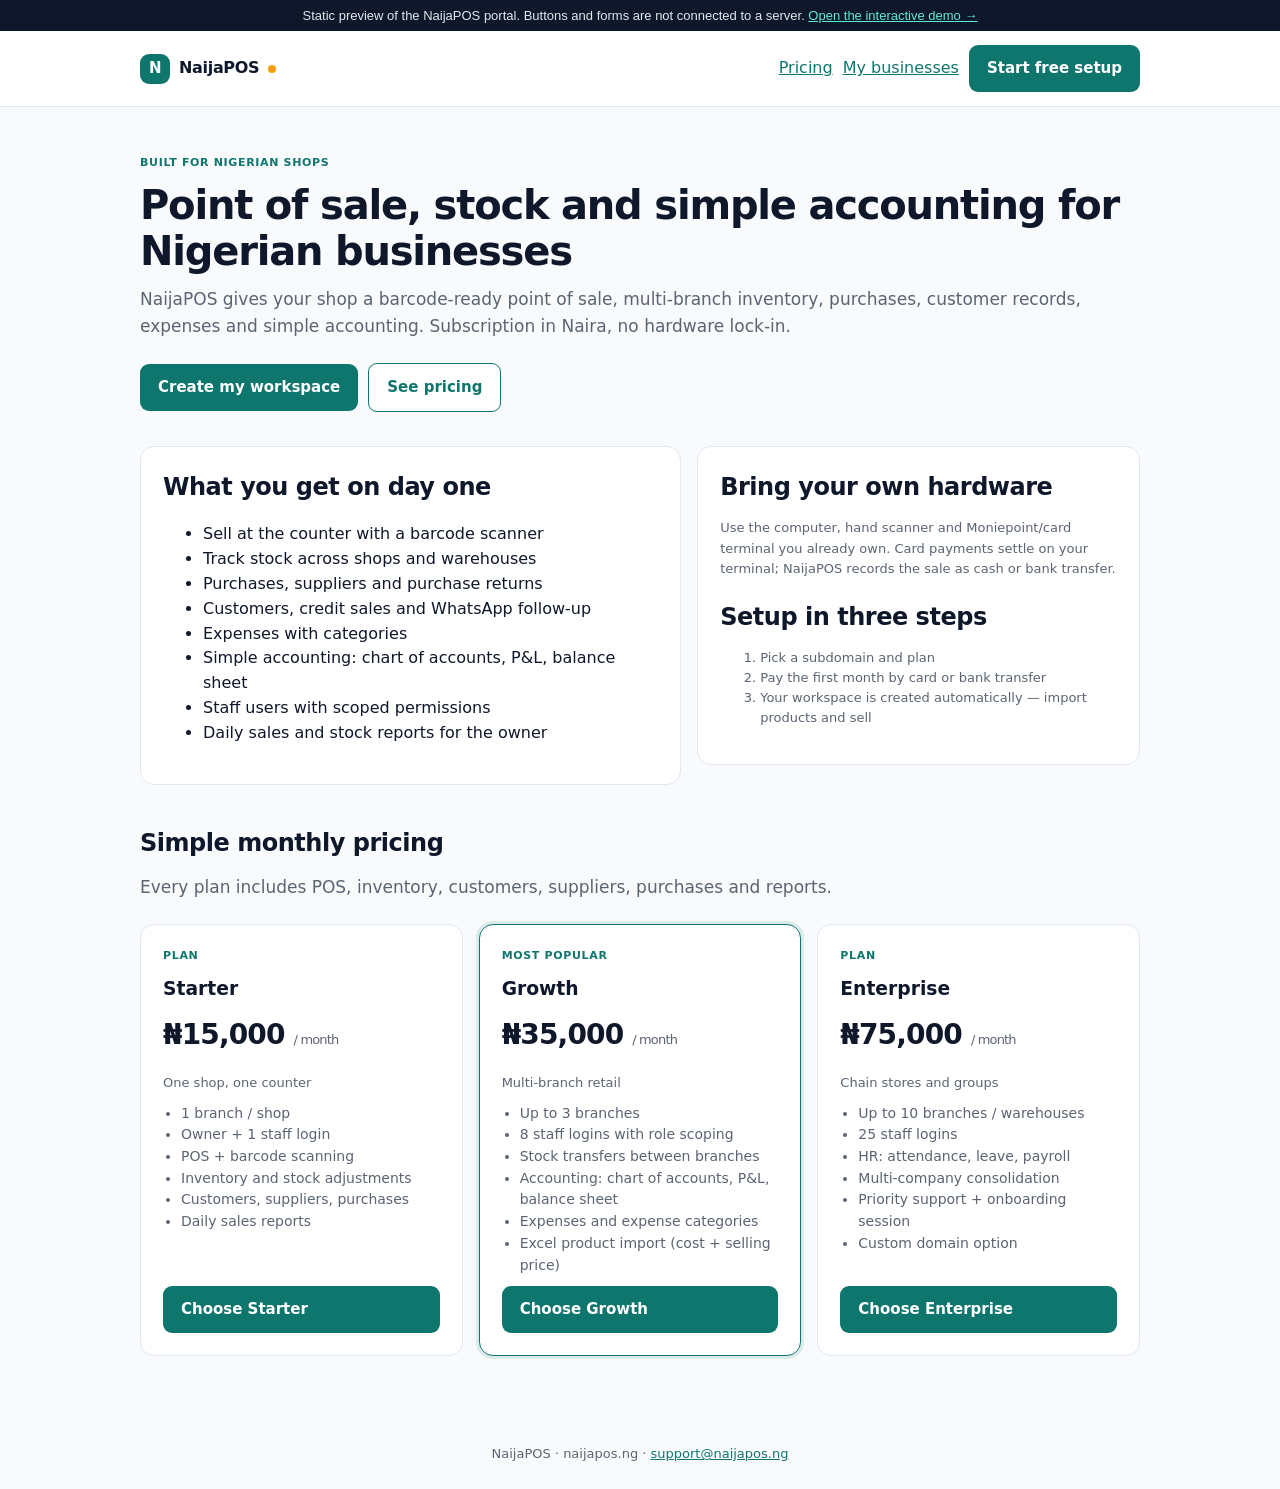
<file: index.html>
<!doctype html>
<html lang="en">
<head>
<meta charset="utf-8" />
<meta name="viewport" content="width=device-width, initial-scale=1" />
<title>POS, stock and accounting for Nigerian businesses · NaijaPOS</title>
<style>
  :root{--p:#0F766E;--a:#F59E0B;--ink:#0f172a;--muted:#5b6472;--line:#e2e8f0;--bg:#f8fafc}
  *{box-sizing:border-box}
  body{margin:0;font-family:Inter,Segoe UI,system-ui,-apple-system,sans-serif;color:var(--ink);background:var(--bg);line-height:1.55}
  a{color:var(--p)}
  header{background:#fff;border-bottom:1px solid var(--line)}
  .bar{max-width:1040px;margin:0 auto;padding:14px 20px;display:flex;align-items:center;justify-content:space-between;gap:16px}
  .logo{display:flex;align-items:center;gap:9px;font-weight:800;letter-spacing:-.02em;text-decoration:none;color:var(--ink)}
  .logo span.dot{width:8px;height:8px;border-radius:50%;background:var(--a);display:inline-block}
  .logo .mark{width:30px;height:30px;border-radius:9px;background:var(--p);color:#fff;display:grid;place-items:center;font-size:15px;font-weight:800}
  main{padding:36px 20px 64px}
  .wrap{max-width:1040px;margin:0 auto}
  .narrow{max-width:620px;margin:0 auto}
  h1{font-size:clamp(26px,4vw,40px);line-height:1.15;letter-spacing:-.03em;margin:0 0 12px}
  h2{letter-spacing:-.02em;margin:0 0 12px}
  p.lead{color:var(--muted);font-size:17px;margin:0 0 24px}
  .card{background:#fff;border:1px solid var(--line);border-radius:14px;padding:22px}
  .grid{display:grid;gap:16px}
  @media(min-width:760px){.plans{grid-template-columns:repeat(3,1fr)}.two{grid-template-columns:1.1fr .9fr;align-items:start}}
  .plan{display:flex;flex-direction:column;gap:10px}
  .plan .price{font-size:28px;font-weight:800;letter-spacing:-.03em}
  .plan .price small{font-size:13px;font-weight:500;color:var(--muted)}
  .plan ul{margin:0;padding-left:18px;color:var(--muted);font-size:14px}
  .plan.feat{border-color:var(--p);box-shadow:0 0 0 3px color-mix(in srgb, var(--p) 12%, transparent)}
  .tag{display:inline-block;font-size:11px;font-weight:700;letter-spacing:.06em;text-transform:uppercase;color:var(--p)}
  label{display:block;font-weight:600;font-size:14px;margin:14px 0 6px}
  input,select{width:100%;padding:11px 12px;border:1px solid #cbd5e1;border-radius:9px;font-size:15px;background:#fff}
  input:focus,select:focus{outline:2px solid color-mix(in srgb, var(--p) 35%, transparent);border-color:var(--p)}
  .hint{font-size:13px;color:var(--muted);margin-top:6px}
  button,.btn{display:inline-block;background:var(--p);color:#fff;border:0;border-radius:9px;padding:12px 18px;font-size:15px;font-weight:700;cursor:pointer;text-decoration:none}
  button:hover,.btn:hover{filter:brightness(.94)}
  .btn.secondary{background:#fff;color:var(--p);border:1px solid var(--p)}
  .row{display:flex;gap:10px;flex-wrap:wrap;align-items:center}
  .badge{display:inline-block;padding:3px 9px;border-radius:999px;font-size:12px;font-weight:700}
  .badge.ok{background:#dcfce7;color:#166534}.badge.wait{background:#fef3c7;color:#92400e}.badge.bad{background:#fee2e2;color:#991b1b}.badge.info{background:#e0f2fe;color:#075985}
  .alert{border-radius:10px;padding:12px 14px;font-size:14px;margin:0 0 16px}
  .alert.err{background:#fee2e2;color:#991b1b}.alert.ok{background:#dcfce7;color:#166534}
  table{width:100%;border-collapse:collapse;font-size:14px;background:#fff}
  th,td{text-align:left;padding:10px 12px;border-bottom:1px solid var(--line);vertical-align:top}
  th{font-size:12px;text-transform:uppercase;letter-spacing:.05em;color:var(--muted)}
  code{background:#0f172a;color:#e2e8f0;padding:2px 6px;border-radius:6px;font-size:13px}
  footer{color:var(--muted);font-size:13px;padding:24px 20px;text-align:center}
  .kv{display:grid;grid-template-columns:140px 1fr;gap:8px 12px;font-size:14px}
  .kv dt{color:var(--muted)}.kv dd{margin:0;font-weight:600}
  details summary{cursor:pointer;font-weight:600;font-size:14px;color:var(--muted)}
</style>
</head>
<body><div style="background:#0f172a;color:#e2e8f0;padding:8px 16px;text-align:center;font:13px Inter,Segoe UI,sans-serif">Static preview of the NaijaPOS portal. Buttons and forms are not connected to a server. <a style="color:#5eead4" href="/naijapos-preview/demo/">Open the interactive demo &rarr;</a></div>
<header><div class="bar">
  <a class="logo" href="/naijapos-preview/"><span class="mark">N</span>NaijaPOS<span class="dot"></span></a>
  <nav class="row"><a href="/naijapos-preview/#pricing">Pricing</a><a href="/naijapos-preview/businesses">My businesses</a><a class="btn" href="/naijapos-preview/signup">Start free setup</a></nav>
</div></header>
<main class="wrap">
      <div class="wrap">
        <p class="tag">Built for Nigerian shops</p>
        <h1>Point of sale, stock and simple accounting for Nigerian businesses</h1>
        <p class="lead">NaijaPOS gives your shop a barcode-ready point of sale, multi-branch inventory,
        purchases, customer records, expenses and simple accounting. Subscription in Naira, no hardware lock-in.</p>
        <div class="row" style="margin-bottom:34px">
          <a class="btn" href="/naijapos-preview/signup">Create my workspace</a>
          <a class="btn secondary" href="#pricing">See pricing</a>
        </div>
        <div class="grid two" style="margin-bottom:40px">
          <div class="card">
            <h2>What you get on day one</h2>
            <ul><li>Sell at the counter with a barcode scanner</li><li>Track stock across shops and warehouses</li><li>Purchases, suppliers and purchase returns</li><li>Customers, credit sales and WhatsApp follow-up</li><li>Expenses with categories</li><li>Simple accounting: chart of accounts, P&amp;L, balance sheet</li><li>Staff users with scoped permissions</li><li>Daily sales and stock reports for the owner</li></ul>
          </div>
          <div class="card">
            <h2>Bring your own hardware</h2>
            <p class="hint">Use the computer, hand scanner and Moniepoint/card terminal you already own.
            Card payments settle on your terminal; NaijaPOS records the sale as cash or bank transfer.</p>
            <h2 style="margin-top:20px">Setup in three steps</h2>
            <ol class="hint">
              <li>Pick a subdomain and plan</li>
              <li>Pay the first month by card or bank transfer</li>
              <li>Your workspace is created automatically — import products and sell</li>
            </ol>
          </div>
        </div>
        <h2 id="pricing">Simple monthly pricing</h2>
        <p class="lead">Every plan includes POS, inventory, customers, suppliers, purchases and reports.</p>
        <div class="grid plans">
      <div class="card plan ">
        <div class="tag">Plan</div>
        <h3 style="margin:0">Starter</h3>
        <div class="price">₦15,000 <small>/ month</small></div>
        <div class="hint">One shop, one counter</div>
        <ul><li>1 branch / shop</li><li>Owner + 1 staff login</li><li>POS + barcode scanning</li><li>Inventory and stock adjustments</li><li>Customers, suppliers, purchases</li><li>Daily sales reports</li></ul>
        <a class="btn" href="/naijapos-preview/signup?plan=starter" style="margin-top:auto">Choose Starter</a>
      </div>
      <div class="card plan feat">
        <div class="tag">Most popular</div>
        <h3 style="margin:0">Growth</h3>
        <div class="price">₦35,000 <small>/ month</small></div>
        <div class="hint">Multi-branch retail</div>
        <ul><li>Up to 3 branches</li><li>8 staff logins with role scoping</li><li>Stock transfers between branches</li><li>Accounting: chart of accounts, P&amp;L, balance sheet</li><li>Expenses and expense categories</li><li>Excel product import (cost + selling price)</li></ul>
        <a class="btn" href="/naijapos-preview/signup?plan=growth" style="margin-top:auto">Choose Growth</a>
      </div>
      <div class="card plan ">
        <div class="tag">Plan</div>
        <h3 style="margin:0">Enterprise</h3>
        <div class="price">₦75,000 <small>/ month</small></div>
        <div class="hint">Chain stores and groups</div>
        <ul><li>Up to 10 branches / warehouses</li><li>25 staff logins</li><li>HR: attendance, leave, payroll</li><li>Multi-company consolidation</li><li>Priority support + onboarding session</li><li>Custom domain option</li></ul>
        <a class="btn" href="/naijapos-preview/signup?plan=enterprise" style="margin-top:auto">Choose Enterprise</a>
      </div></div>
      </div></main>
<footer>NaijaPOS · naijapos.ng · <a href="mailto:support@naijapos.ng">support@naijapos.ng</a></footer>
</body></html>
</file>
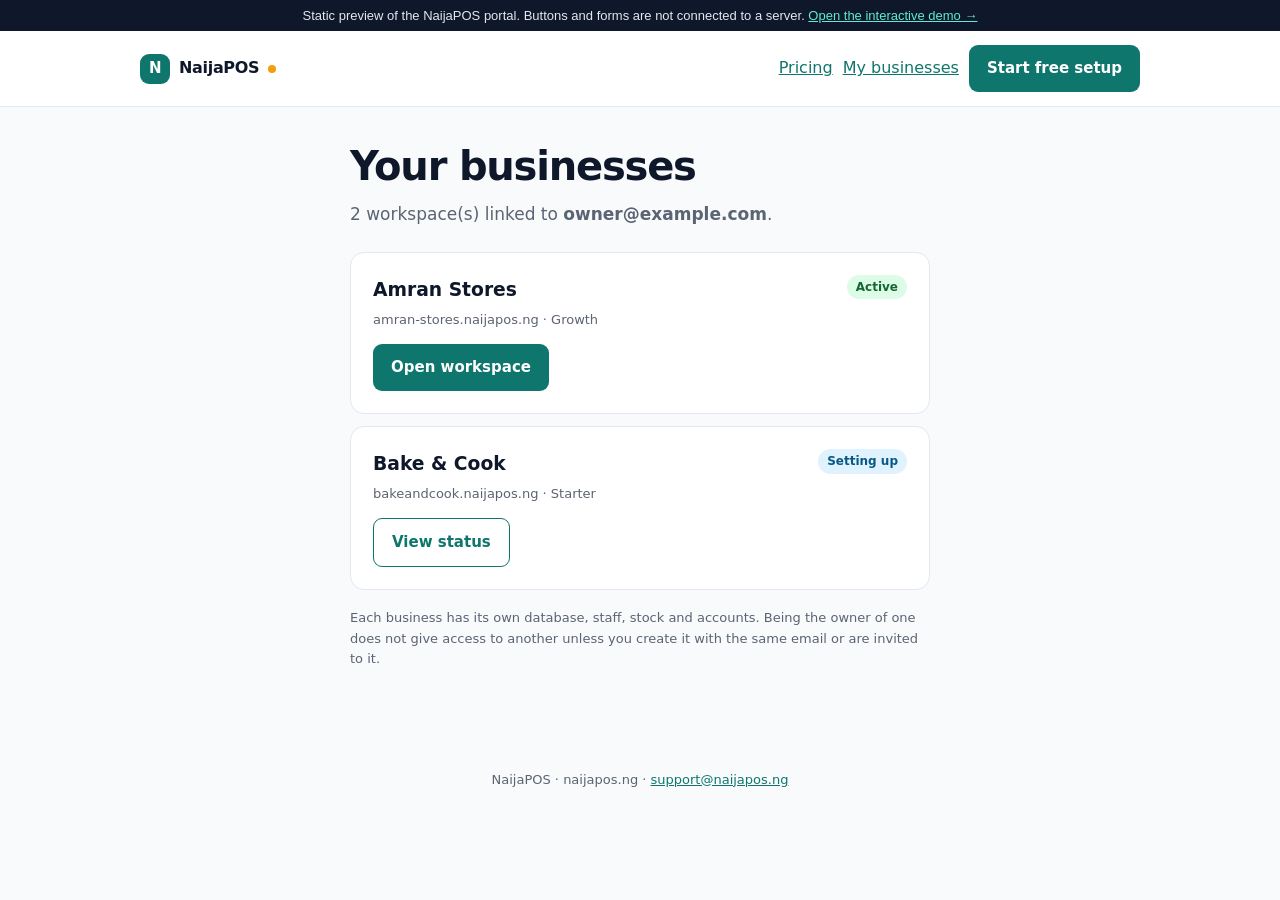
<file: businesses/index.html>
<!doctype html>
<html lang="en">
<head>
<meta charset="utf-8" />
<meta name="viewport" content="width=device-width, initial-scale=1" />
<title>My businesses · NaijaPOS</title>
<style>
  :root{--p:#0F766E;--a:#F59E0B;--ink:#0f172a;--muted:#5b6472;--line:#e2e8f0;--bg:#f8fafc}
  *{box-sizing:border-box}
  body{margin:0;font-family:Inter,Segoe UI,system-ui,-apple-system,sans-serif;color:var(--ink);background:var(--bg);line-height:1.55}
  a{color:var(--p)}
  header{background:#fff;border-bottom:1px solid var(--line)}
  .bar{max-width:1040px;margin:0 auto;padding:14px 20px;display:flex;align-items:center;justify-content:space-between;gap:16px}
  .logo{display:flex;align-items:center;gap:9px;font-weight:800;letter-spacing:-.02em;text-decoration:none;color:var(--ink)}
  .logo span.dot{width:8px;height:8px;border-radius:50%;background:var(--a);display:inline-block}
  .logo .mark{width:30px;height:30px;border-radius:9px;background:var(--p);color:#fff;display:grid;place-items:center;font-size:15px;font-weight:800}
  main{padding:36px 20px 64px}
  .wrap{max-width:1040px;margin:0 auto}
  .narrow{max-width:620px;margin:0 auto}
  h1{font-size:clamp(26px,4vw,40px);line-height:1.15;letter-spacing:-.03em;margin:0 0 12px}
  h2{letter-spacing:-.02em;margin:0 0 12px}
  p.lead{color:var(--muted);font-size:17px;margin:0 0 24px}
  .card{background:#fff;border:1px solid var(--line);border-radius:14px;padding:22px}
  .grid{display:grid;gap:16px}
  @media(min-width:760px){.plans{grid-template-columns:repeat(3,1fr)}.two{grid-template-columns:1.1fr .9fr;align-items:start}}
  .plan{display:flex;flex-direction:column;gap:10px}
  .plan .price{font-size:28px;font-weight:800;letter-spacing:-.03em}
  .plan .price small{font-size:13px;font-weight:500;color:var(--muted)}
  .plan ul{margin:0;padding-left:18px;color:var(--muted);font-size:14px}
  .plan.feat{border-color:var(--p);box-shadow:0 0 0 3px color-mix(in srgb, var(--p) 12%, transparent)}
  .tag{display:inline-block;font-size:11px;font-weight:700;letter-spacing:.06em;text-transform:uppercase;color:var(--p)}
  label{display:block;font-weight:600;font-size:14px;margin:14px 0 6px}
  input,select{width:100%;padding:11px 12px;border:1px solid #cbd5e1;border-radius:9px;font-size:15px;background:#fff}
  input:focus,select:focus{outline:2px solid color-mix(in srgb, var(--p) 35%, transparent);border-color:var(--p)}
  .hint{font-size:13px;color:var(--muted);margin-top:6px}
  button,.btn{display:inline-block;background:var(--p);color:#fff;border:0;border-radius:9px;padding:12px 18px;font-size:15px;font-weight:700;cursor:pointer;text-decoration:none}
  button:hover,.btn:hover{filter:brightness(.94)}
  .btn.secondary{background:#fff;color:var(--p);border:1px solid var(--p)}
  .row{display:flex;gap:10px;flex-wrap:wrap;align-items:center}
  .badge{display:inline-block;padding:3px 9px;border-radius:999px;font-size:12px;font-weight:700}
  .badge.ok{background:#dcfce7;color:#166534}.badge.wait{background:#fef3c7;color:#92400e}.badge.bad{background:#fee2e2;color:#991b1b}.badge.info{background:#e0f2fe;color:#075985}
  .alert{border-radius:10px;padding:12px 14px;font-size:14px;margin:0 0 16px}
  .alert.err{background:#fee2e2;color:#991b1b}.alert.ok{background:#dcfce7;color:#166534}
  table{width:100%;border-collapse:collapse;font-size:14px;background:#fff}
  th,td{text-align:left;padding:10px 12px;border-bottom:1px solid var(--line);vertical-align:top}
  th{font-size:12px;text-transform:uppercase;letter-spacing:.05em;color:var(--muted)}
  code{background:#0f172a;color:#e2e8f0;padding:2px 6px;border-radius:6px;font-size:13px}
  footer{color:var(--muted);font-size:13px;padding:24px 20px;text-align:center}
  .kv{display:grid;grid-template-columns:140px 1fr;gap:8px 12px;font-size:14px}
  .kv dt{color:var(--muted)}.kv dd{margin:0;font-weight:600}
  details summary{cursor:pointer;font-weight:600;font-size:14px;color:var(--muted)}
</style>
</head>
<body><div style="background:#0f172a;color:#e2e8f0;padding:8px 16px;text-align:center;font:13px Inter,Segoe UI,sans-serif">Static preview of the NaijaPOS portal. Buttons and forms are not connected to a server. <a style="color:#5eead4" href="/naijapos-preview/demo/">Open the interactive demo &rarr;</a></div>
<header><div class="bar">
  <a class="logo" href="/naijapos-preview/"><span class="mark">N</span>NaijaPOS<span class="dot"></span></a>
  <nav class="row"><a href="/naijapos-preview/#pricing">Pricing</a><a href="/naijapos-preview/businesses">My businesses</a><a class="btn" href="/naijapos-preview/signup">Start free setup</a></nav>
</div></header>
<main class="narrow">
      <h1>Your businesses</h1>
      <p class="lead">2 workspace(s) linked to <strong>owner@example.com</strong>.</p>
      
        <div class="card" style="margin-bottom:12px">
          <div class="row" style="justify-content:space-between;align-items:flex-start">
            <div>
              <h3 style="margin:0 0 4px">Amran Stores</h3>
              <div class="hint">amran-stores.naijapos.ng · Growth</div>
            </div>
            <span class="badge ok">Active</span>
          </div>
          <div class="row" style="margin-top:14px"><a class="btn" href="https://amran-stores.naijapos.ng">Open workspace</a></div>
        </div>
        <div class="card" style="margin-bottom:12px">
          <div class="row" style="justify-content:space-between;align-items:flex-start">
            <div>
              <h3 style="margin:0 0 4px">Bake &amp; Cook</h3>
              <div class="hint">bakeandcook.naijapos.ng · Starter</div>
            </div>
            <span class="badge info">Setting up</span>
          </div>
          <div class="row" style="margin-top:14px"><a class="btn secondary" href="/naijapos-preview/status/demo-provisioning">View status</a></div>
        </div>
      <p class="hint" style="margin-top:18px">
        Each business has its own database, staff, stock and accounts.
        Being the owner of one does not give access to another unless you create it
        with the same email or are invited to it.
      </p></main>
<footer>NaijaPOS · naijapos.ng · <a href="mailto:support@naijapos.ng">support@naijapos.ng</a></footer>
</body></html>
</file>
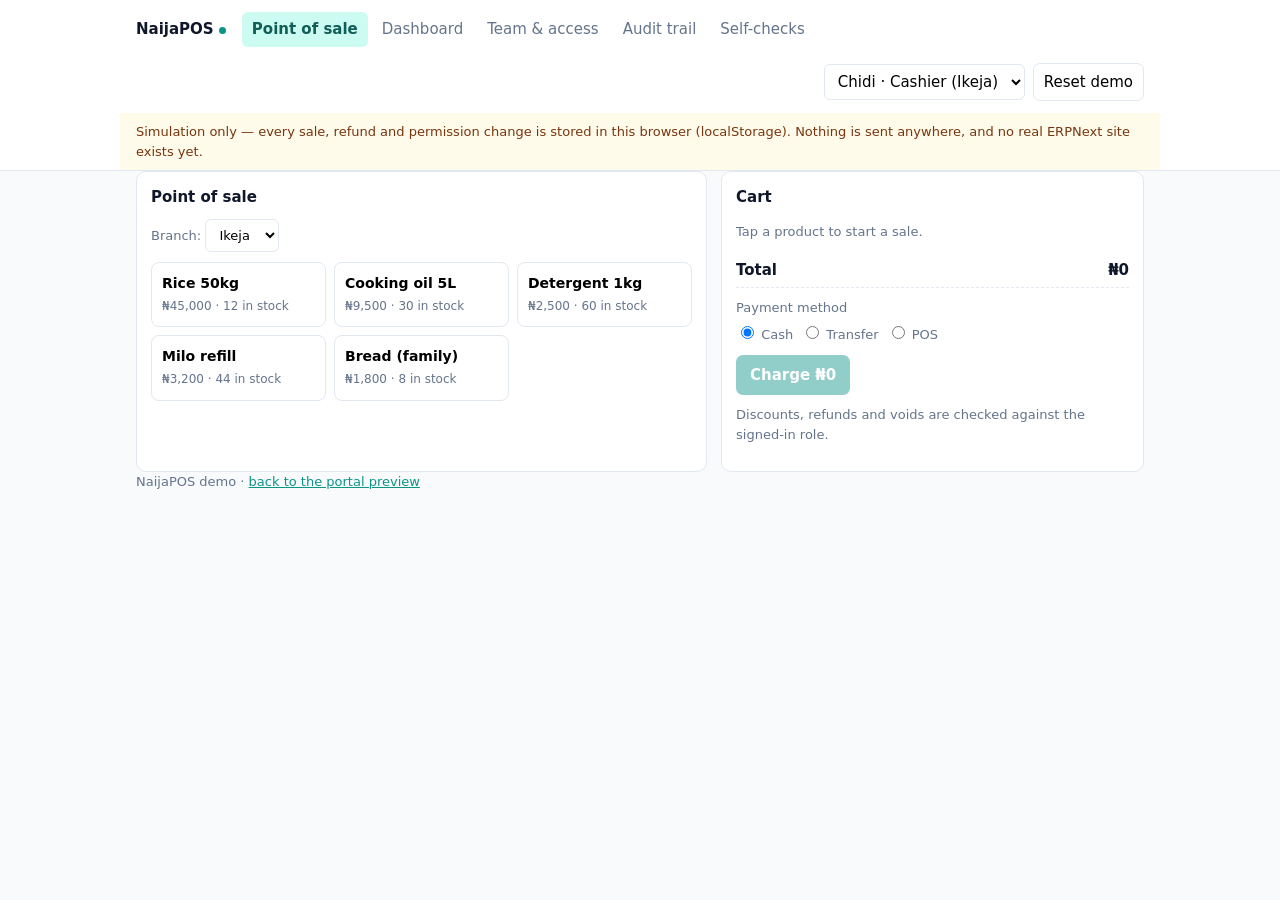
<file: demo/index.html>
<!doctype html>
<html lang="en">
  <head>
    <meta charset="utf-8" />
    <meta name="viewport" content="width=device-width, initial-scale=1" />
    <title>NaijaPOS · interactive demo</title>
    <link rel="stylesheet" href="style.css" />
  </head>
  <body>
    <header>
      <div class="wrap bar">
        <strong>NaijaPOS <span class="dot"></span></strong>
        <nav id="tabs" class="tabs"></nav>
        <div class="who">
          <select id="role" title="Signed in as"></select>
          <button id="reset" class="ghost" type="button">Reset demo</button>
        </div>
      </div>
      <div class="wrap notice">
        Simulation only — every sale, refund and permission change is stored in
        this browser (localStorage). Nothing is sent anywhere, and no real
        ERPNext site exists yet.
      </div>
    </header>

    <main class="wrap" id="app"></main>
    <footer class="wrap">NaijaPOS demo · <a href="../">back to the portal preview</a></footer>

    <script type="module" src="app.js"></script>
  </body>
</html>
</file>
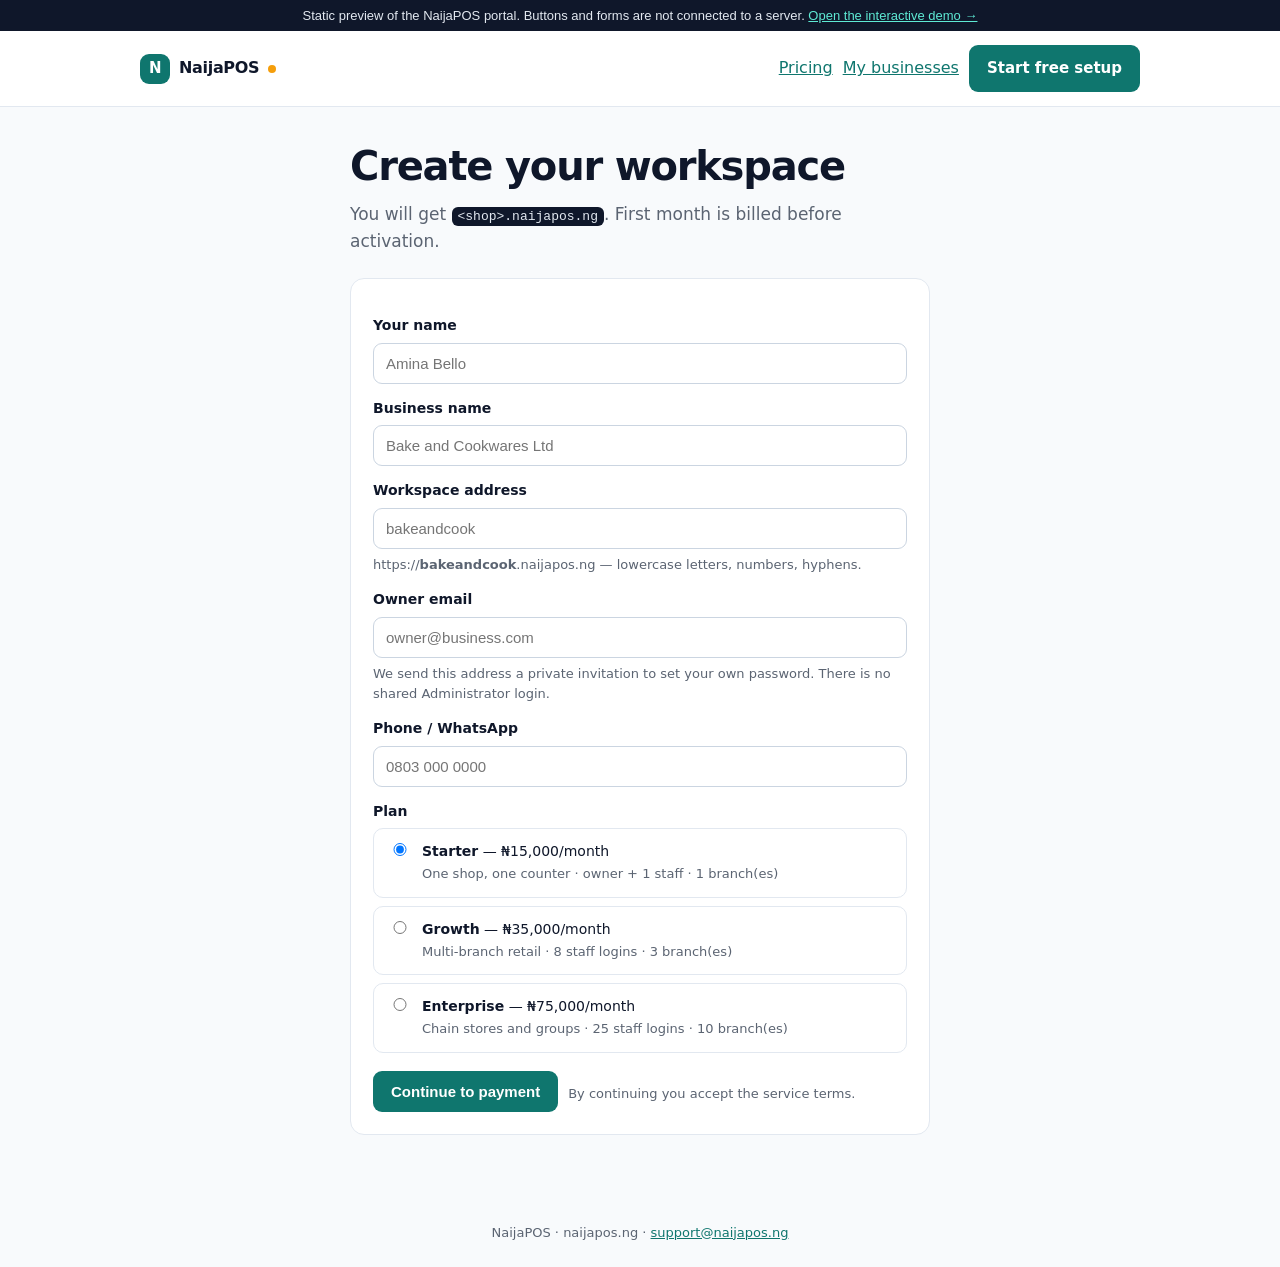
<file: signup/index.html>
<!doctype html>
<html lang="en">
<head>
<meta charset="utf-8" />
<meta name="viewport" content="width=device-width, initial-scale=1" />
<title>Create your workspace · NaijaPOS</title>
<style>
  :root{--p:#0F766E;--a:#F59E0B;--ink:#0f172a;--muted:#5b6472;--line:#e2e8f0;--bg:#f8fafc}
  *{box-sizing:border-box}
  body{margin:0;font-family:Inter,Segoe UI,system-ui,-apple-system,sans-serif;color:var(--ink);background:var(--bg);line-height:1.55}
  a{color:var(--p)}
  header{background:#fff;border-bottom:1px solid var(--line)}
  .bar{max-width:1040px;margin:0 auto;padding:14px 20px;display:flex;align-items:center;justify-content:space-between;gap:16px}
  .logo{display:flex;align-items:center;gap:9px;font-weight:800;letter-spacing:-.02em;text-decoration:none;color:var(--ink)}
  .logo span.dot{width:8px;height:8px;border-radius:50%;background:var(--a);display:inline-block}
  .logo .mark{width:30px;height:30px;border-radius:9px;background:var(--p);color:#fff;display:grid;place-items:center;font-size:15px;font-weight:800}
  main{padding:36px 20px 64px}
  .wrap{max-width:1040px;margin:0 auto}
  .narrow{max-width:620px;margin:0 auto}
  h1{font-size:clamp(26px,4vw,40px);line-height:1.15;letter-spacing:-.03em;margin:0 0 12px}
  h2{letter-spacing:-.02em;margin:0 0 12px}
  p.lead{color:var(--muted);font-size:17px;margin:0 0 24px}
  .card{background:#fff;border:1px solid var(--line);border-radius:14px;padding:22px}
  .grid{display:grid;gap:16px}
  @media(min-width:760px){.plans{grid-template-columns:repeat(3,1fr)}.two{grid-template-columns:1.1fr .9fr;align-items:start}}
  .plan{display:flex;flex-direction:column;gap:10px}
  .plan .price{font-size:28px;font-weight:800;letter-spacing:-.03em}
  .plan .price small{font-size:13px;font-weight:500;color:var(--muted)}
  .plan ul{margin:0;padding-left:18px;color:var(--muted);font-size:14px}
  .plan.feat{border-color:var(--p);box-shadow:0 0 0 3px color-mix(in srgb, var(--p) 12%, transparent)}
  .tag{display:inline-block;font-size:11px;font-weight:700;letter-spacing:.06em;text-transform:uppercase;color:var(--p)}
  label{display:block;font-weight:600;font-size:14px;margin:14px 0 6px}
  input,select{width:100%;padding:11px 12px;border:1px solid #cbd5e1;border-radius:9px;font-size:15px;background:#fff}
  input:focus,select:focus{outline:2px solid color-mix(in srgb, var(--p) 35%, transparent);border-color:var(--p)}
  .hint{font-size:13px;color:var(--muted);margin-top:6px}
  button,.btn{display:inline-block;background:var(--p);color:#fff;border:0;border-radius:9px;padding:12px 18px;font-size:15px;font-weight:700;cursor:pointer;text-decoration:none}
  button:hover,.btn:hover{filter:brightness(.94)}
  .btn.secondary{background:#fff;color:var(--p);border:1px solid var(--p)}
  .row{display:flex;gap:10px;flex-wrap:wrap;align-items:center}
  .badge{display:inline-block;padding:3px 9px;border-radius:999px;font-size:12px;font-weight:700}
  .badge.ok{background:#dcfce7;color:#166534}.badge.wait{background:#fef3c7;color:#92400e}.badge.bad{background:#fee2e2;color:#991b1b}.badge.info{background:#e0f2fe;color:#075985}
  .alert{border-radius:10px;padding:12px 14px;font-size:14px;margin:0 0 16px}
  .alert.err{background:#fee2e2;color:#991b1b}.alert.ok{background:#dcfce7;color:#166534}
  table{width:100%;border-collapse:collapse;font-size:14px;background:#fff}
  th,td{text-align:left;padding:10px 12px;border-bottom:1px solid var(--line);vertical-align:top}
  th{font-size:12px;text-transform:uppercase;letter-spacing:.05em;color:var(--muted)}
  code{background:#0f172a;color:#e2e8f0;padding:2px 6px;border-radius:6px;font-size:13px}
  footer{color:var(--muted);font-size:13px;padding:24px 20px;text-align:center}
  .kv{display:grid;grid-template-columns:140px 1fr;gap:8px 12px;font-size:14px}
  .kv dt{color:var(--muted)}.kv dd{margin:0;font-weight:600}
  details summary{cursor:pointer;font-weight:600;font-size:14px;color:var(--muted)}
</style>
</head>
<body><div style="background:#0f172a;color:#e2e8f0;padding:8px 16px;text-align:center;font:13px Inter,Segoe UI,sans-serif">Static preview of the NaijaPOS portal. Buttons and forms are not connected to a server. <a style="color:#5eead4" href="/naijapos-preview/demo/">Open the interactive demo &rarr;</a></div>
<header><div class="bar">
  <a class="logo" href="/naijapos-preview/"><span class="mark">N</span>NaijaPOS<span class="dot"></span></a>
  <nav class="row"><a href="/naijapos-preview/#pricing">Pricing</a><a href="/naijapos-preview/businesses">My businesses</a><a class="btn" href="/naijapos-preview/signup">Start free setup</a></nav>
</div></header>
<main class="narrow">
      
      <h1>Create your workspace</h1>
      <p class="lead">You will get <code>&lt;shop&gt;.naijapos.ng</code>. First month is billed before activation.</p>
      <form class="card" method="post" action="/naijapos-preview/signup">
        <label for="owner_name">Your name</label>
        <input id="owner_name" name="owner_name" required value="" placeholder="Amina Bello" />

        <label for="company">Business name</label>
        <input id="company" name="company" required value="" placeholder="Bake and Cookwares Ltd" />

        <label for="subdomain">Workspace address</label>
        <input id="subdomain" name="subdomain" required value="" placeholder="bakeandcook" pattern="[a-z0-9]([a-z0-9-]{1,38})?[a-z0-9]" />
        <div class="hint">https://<strong id="preview">bakeandcook</strong>.naijapos.ng — lowercase letters, numbers, hyphens.</div>

        <label for="email">Owner email</label>
        <input id="email" type="email" name="email" required value="" placeholder="owner@business.com" />
        <div class="hint">We send this address a private invitation to set your own password. There is no shared Administrator login.</div>

        <label for="phone">Phone / WhatsApp</label>
        <input id="phone" name="phone" value="" placeholder="0803 000 0000" />

        <label>Plan</label>
        
      <label style="display:flex;gap:10px;align-items:flex-start;border:1px solid var(--line);border-radius:10px;padding:12px;margin:0 0 8px;cursor:pointer;font-weight:500">
        <input type="radio" name="plan" value="starter" checked style="width:18px;margin-top:2px" />
        <span><strong>Starter</strong> — ₦15,000/month<br>
        <span class="hint">One shop, one counter · owner + 1 staff · 1 branch(es)</span></span>
      </label>
      <label style="display:flex;gap:10px;align-items:flex-start;border:1px solid var(--line);border-radius:10px;padding:12px;margin:0 0 8px;cursor:pointer;font-weight:500">
        <input type="radio" name="plan" value="growth"  style="width:18px;margin-top:2px" />
        <span><strong>Growth</strong> — ₦35,000/month<br>
        <span class="hint">Multi-branch retail · 8 staff logins · 3 branch(es)</span></span>
      </label>
      <label style="display:flex;gap:10px;align-items:flex-start;border:1px solid var(--line);border-radius:10px;padding:12px;margin:0 0 8px;cursor:pointer;font-weight:500">
        <input type="radio" name="plan" value="enterprise"  style="width:18px;margin-top:2px" />
        <span><strong>Enterprise</strong> — ₦75,000/month<br>
        <span class="hint">Chain stores and groups · 25 staff logins · 10 branch(es)</span></span>
      </label>

        <div class="row" style="margin-top:18px">
          <button type="submit">Continue to payment</button>
          <span class="hint">By continuing you accept the service terms.</span>
        </div>
      </form>
      <script>
        const input = document.getElementById("subdomain");
        const preview = document.getElementById("preview");
        input.addEventListener("input", () => { preview.textContent = input.value || "shop"; });
      </script></main>
<footer>NaijaPOS · naijapos.ng · <a href="mailto:support@naijapos.ng">support@naijapos.ng</a></footer>
</body></html>
</file>
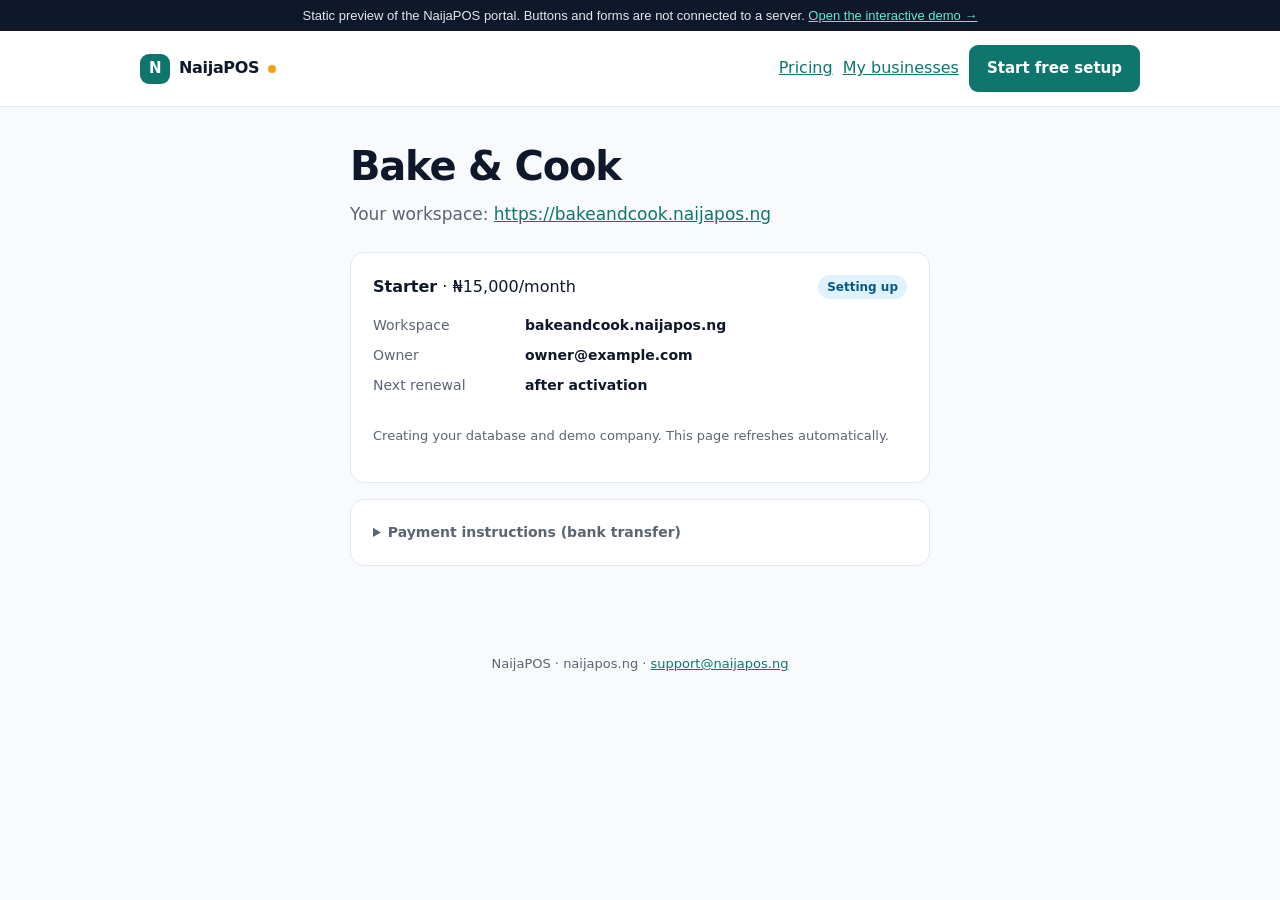
<file: status/index.html>
<!doctype html>
<html lang="en">
<head>
<meta charset="utf-8" />
<meta name="viewport" content="width=device-width, initial-scale=1" />
<title>Workspace status · NaijaPOS</title>
<style>
  :root{--p:#0F766E;--a:#F59E0B;--ink:#0f172a;--muted:#5b6472;--line:#e2e8f0;--bg:#f8fafc}
  *{box-sizing:border-box}
  body{margin:0;font-family:Inter,Segoe UI,system-ui,-apple-system,sans-serif;color:var(--ink);background:var(--bg);line-height:1.55}
  a{color:var(--p)}
  header{background:#fff;border-bottom:1px solid var(--line)}
  .bar{max-width:1040px;margin:0 auto;padding:14px 20px;display:flex;align-items:center;justify-content:space-between;gap:16px}
  .logo{display:flex;align-items:center;gap:9px;font-weight:800;letter-spacing:-.02em;text-decoration:none;color:var(--ink)}
  .logo span.dot{width:8px;height:8px;border-radius:50%;background:var(--a);display:inline-block}
  .logo .mark{width:30px;height:30px;border-radius:9px;background:var(--p);color:#fff;display:grid;place-items:center;font-size:15px;font-weight:800}
  main{padding:36px 20px 64px}
  .wrap{max-width:1040px;margin:0 auto}
  .narrow{max-width:620px;margin:0 auto}
  h1{font-size:clamp(26px,4vw,40px);line-height:1.15;letter-spacing:-.03em;margin:0 0 12px}
  h2{letter-spacing:-.02em;margin:0 0 12px}
  p.lead{color:var(--muted);font-size:17px;margin:0 0 24px}
  .card{background:#fff;border:1px solid var(--line);border-radius:14px;padding:22px}
  .grid{display:grid;gap:16px}
  @media(min-width:760px){.plans{grid-template-columns:repeat(3,1fr)}.two{grid-template-columns:1.1fr .9fr;align-items:start}}
  .plan{display:flex;flex-direction:column;gap:10px}
  .plan .price{font-size:28px;font-weight:800;letter-spacing:-.03em}
  .plan .price small{font-size:13px;font-weight:500;color:var(--muted)}
  .plan ul{margin:0;padding-left:18px;color:var(--muted);font-size:14px}
  .plan.feat{border-color:var(--p);box-shadow:0 0 0 3px color-mix(in srgb, var(--p) 12%, transparent)}
  .tag{display:inline-block;font-size:11px;font-weight:700;letter-spacing:.06em;text-transform:uppercase;color:var(--p)}
  label{display:block;font-weight:600;font-size:14px;margin:14px 0 6px}
  input,select{width:100%;padding:11px 12px;border:1px solid #cbd5e1;border-radius:9px;font-size:15px;background:#fff}
  input:focus,select:focus{outline:2px solid color-mix(in srgb, var(--p) 35%, transparent);border-color:var(--p)}
  .hint{font-size:13px;color:var(--muted);margin-top:6px}
  button,.btn{display:inline-block;background:var(--p);color:#fff;border:0;border-radius:9px;padding:12px 18px;font-size:15px;font-weight:700;cursor:pointer;text-decoration:none}
  button:hover,.btn:hover{filter:brightness(.94)}
  .btn.secondary{background:#fff;color:var(--p);border:1px solid var(--p)}
  .row{display:flex;gap:10px;flex-wrap:wrap;align-items:center}
  .badge{display:inline-block;padding:3px 9px;border-radius:999px;font-size:12px;font-weight:700}
  .badge.ok{background:#dcfce7;color:#166534}.badge.wait{background:#fef3c7;color:#92400e}.badge.bad{background:#fee2e2;color:#991b1b}.badge.info{background:#e0f2fe;color:#075985}
  .alert{border-radius:10px;padding:12px 14px;font-size:14px;margin:0 0 16px}
  .alert.err{background:#fee2e2;color:#991b1b}.alert.ok{background:#dcfce7;color:#166534}
  table{width:100%;border-collapse:collapse;font-size:14px;background:#fff}
  th,td{text-align:left;padding:10px 12px;border-bottom:1px solid var(--line);vertical-align:top}
  th{font-size:12px;text-transform:uppercase;letter-spacing:.05em;color:var(--muted)}
  code{background:#0f172a;color:#e2e8f0;padding:2px 6px;border-radius:6px;font-size:13px}
  footer{color:var(--muted);font-size:13px;padding:24px 20px;text-align:center}
  .kv{display:grid;grid-template-columns:140px 1fr;gap:8px 12px;font-size:14px}
  .kv dt{color:var(--muted)}.kv dd{margin:0;font-weight:600}
  details summary{cursor:pointer;font-weight:600;font-size:14px;color:var(--muted)}
</style>
</head>
<body><div style="background:#0f172a;color:#e2e8f0;padding:8px 16px;text-align:center;font:13px Inter,Segoe UI,sans-serif">Static preview of the NaijaPOS portal. Buttons and forms are not connected to a server. <a style="color:#5eead4" href="/naijapos-preview/demo/">Open the interactive demo &rarr;</a></div>
<header><div class="bar">
  <a class="logo" href="/naijapos-preview/"><span class="mark">N</span>NaijaPOS<span class="dot"></span></a>
  <nav class="row"><a href="/naijapos-preview/#pricing">Pricing</a><a href="/naijapos-preview/businesses">My businesses</a><a class="btn" href="/naijapos-preview/signup">Start free setup</a></nav>
</div></header>
<main class="narrow">
      
      <h1>Bake &amp; Cook</h1>
      <p class="lead">Your workspace: <a href="https://bakeandcook.naijapos.ng">https://bakeandcook.naijapos.ng</a></p>
      <div class="card" style="margin-bottom:16px">
        <div class="row" style="justify-content:space-between">
          <div><strong>Starter</strong> · ₦15,000/month</div>
          <span class="badge info">Setting up</span>
        </div>
        <dl class="kv" style="margin-top:16px">
          <dt>Workspace</dt><dd>bakeandcook.naijapos.ng</dd>
          <dt>Owner</dt><dd>owner@example.com</dd>
          <dt>Next renewal</dt><dd>after activation</dd>
        </dl>
        
        <div class="row" style="margin-top:18px">
          
          
        </div>
        <p class="hint" style="margin-top:12px">Creating your database and demo company. This page refreshes automatically.</p>
      </div>
      <details class="card">
        <summary>Payment instructions (bank transfer)</summary>
        <p class="hint" style="margin-top:12px">
          Transfer ₦15,000 to:<br>
          <strong>Moniepoint MFB</strong><br>
           · <br>
          Use <code>bakeandcook</code> as the transfer narration, then reply to your confirmation email.
        </p>
      </details></main>
<footer>NaijaPOS · naijapos.ng · <a href="mailto:support@naijapos.ng">support@naijapos.ng</a></footer>
</body></html>
</file>
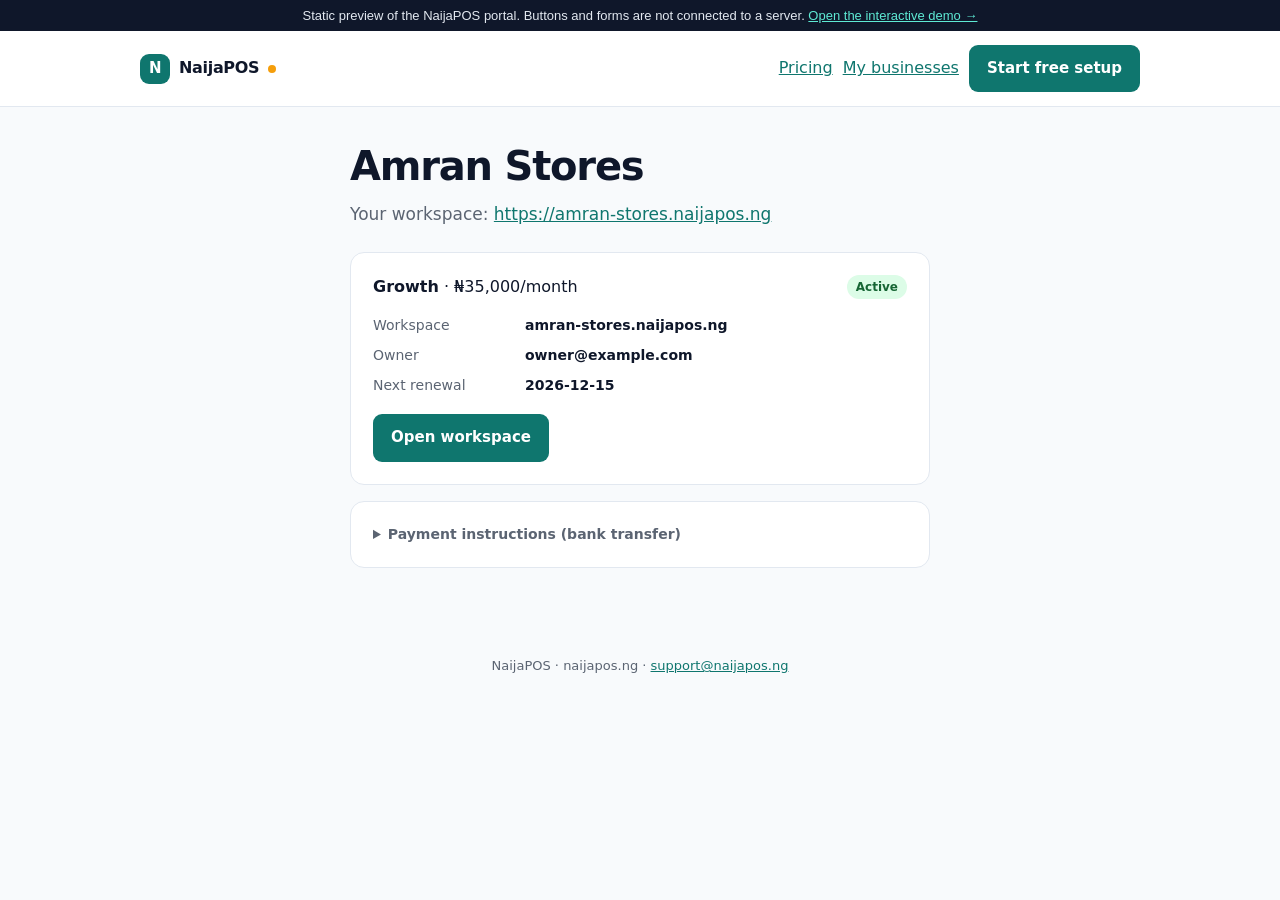
<file: status/active/index.html>
<!doctype html>
<html lang="en">
<head>
<meta charset="utf-8" />
<meta name="viewport" content="width=device-width, initial-scale=1" />
<title>Workspace status · NaijaPOS</title>
<style>
  :root{--p:#0F766E;--a:#F59E0B;--ink:#0f172a;--muted:#5b6472;--line:#e2e8f0;--bg:#f8fafc}
  *{box-sizing:border-box}
  body{margin:0;font-family:Inter,Segoe UI,system-ui,-apple-system,sans-serif;color:var(--ink);background:var(--bg);line-height:1.55}
  a{color:var(--p)}
  header{background:#fff;border-bottom:1px solid var(--line)}
  .bar{max-width:1040px;margin:0 auto;padding:14px 20px;display:flex;align-items:center;justify-content:space-between;gap:16px}
  .logo{display:flex;align-items:center;gap:9px;font-weight:800;letter-spacing:-.02em;text-decoration:none;color:var(--ink)}
  .logo span.dot{width:8px;height:8px;border-radius:50%;background:var(--a);display:inline-block}
  .logo .mark{width:30px;height:30px;border-radius:9px;background:var(--p);color:#fff;display:grid;place-items:center;font-size:15px;font-weight:800}
  main{padding:36px 20px 64px}
  .wrap{max-width:1040px;margin:0 auto}
  .narrow{max-width:620px;margin:0 auto}
  h1{font-size:clamp(26px,4vw,40px);line-height:1.15;letter-spacing:-.03em;margin:0 0 12px}
  h2{letter-spacing:-.02em;margin:0 0 12px}
  p.lead{color:var(--muted);font-size:17px;margin:0 0 24px}
  .card{background:#fff;border:1px solid var(--line);border-radius:14px;padding:22px}
  .grid{display:grid;gap:16px}
  @media(min-width:760px){.plans{grid-template-columns:repeat(3,1fr)}.two{grid-template-columns:1.1fr .9fr;align-items:start}}
  .plan{display:flex;flex-direction:column;gap:10px}
  .plan .price{font-size:28px;font-weight:800;letter-spacing:-.03em}
  .plan .price small{font-size:13px;font-weight:500;color:var(--muted)}
  .plan ul{margin:0;padding-left:18px;color:var(--muted);font-size:14px}
  .plan.feat{border-color:var(--p);box-shadow:0 0 0 3px color-mix(in srgb, var(--p) 12%, transparent)}
  .tag{display:inline-block;font-size:11px;font-weight:700;letter-spacing:.06em;text-transform:uppercase;color:var(--p)}
  label{display:block;font-weight:600;font-size:14px;margin:14px 0 6px}
  input,select{width:100%;padding:11px 12px;border:1px solid #cbd5e1;border-radius:9px;font-size:15px;background:#fff}
  input:focus,select:focus{outline:2px solid color-mix(in srgb, var(--p) 35%, transparent);border-color:var(--p)}
  .hint{font-size:13px;color:var(--muted);margin-top:6px}
  button,.btn{display:inline-block;background:var(--p);color:#fff;border:0;border-radius:9px;padding:12px 18px;font-size:15px;font-weight:700;cursor:pointer;text-decoration:none}
  button:hover,.btn:hover{filter:brightness(.94)}
  .btn.secondary{background:#fff;color:var(--p);border:1px solid var(--p)}
  .row{display:flex;gap:10px;flex-wrap:wrap;align-items:center}
  .badge{display:inline-block;padding:3px 9px;border-radius:999px;font-size:12px;font-weight:700}
  .badge.ok{background:#dcfce7;color:#166534}.badge.wait{background:#fef3c7;color:#92400e}.badge.bad{background:#fee2e2;color:#991b1b}.badge.info{background:#e0f2fe;color:#075985}
  .alert{border-radius:10px;padding:12px 14px;font-size:14px;margin:0 0 16px}
  .alert.err{background:#fee2e2;color:#991b1b}.alert.ok{background:#dcfce7;color:#166534}
  table{width:100%;border-collapse:collapse;font-size:14px;background:#fff}
  th,td{text-align:left;padding:10px 12px;border-bottom:1px solid var(--line);vertical-align:top}
  th{font-size:12px;text-transform:uppercase;letter-spacing:.05em;color:var(--muted)}
  code{background:#0f172a;color:#e2e8f0;padding:2px 6px;border-radius:6px;font-size:13px}
  footer{color:var(--muted);font-size:13px;padding:24px 20px;text-align:center}
  .kv{display:grid;grid-template-columns:140px 1fr;gap:8px 12px;font-size:14px}
  .kv dt{color:var(--muted)}.kv dd{margin:0;font-weight:600}
  details summary{cursor:pointer;font-weight:600;font-size:14px;color:var(--muted)}
</style>
</head>
<body><div style="background:#0f172a;color:#e2e8f0;padding:8px 16px;text-align:center;font:13px Inter,Segoe UI,sans-serif">Static preview of the NaijaPOS portal. Buttons and forms are not connected to a server. <a style="color:#5eead4" href="/naijapos-preview/demo/">Open the interactive demo &rarr;</a></div>
<header><div class="bar">
  <a class="logo" href="/naijapos-preview/"><span class="mark">N</span>NaijaPOS<span class="dot"></span></a>
  <nav class="row"><a href="/naijapos-preview/#pricing">Pricing</a><a href="/naijapos-preview/businesses">My businesses</a><a class="btn" href="/naijapos-preview/signup">Start free setup</a></nav>
</div></header>
<main class="narrow">
      
      <h1>Amran Stores</h1>
      <p class="lead">Your workspace: <a href="https://amran-stores.naijapos.ng">https://amran-stores.naijapos.ng</a></p>
      <div class="card" style="margin-bottom:16px">
        <div class="row" style="justify-content:space-between">
          <div><strong>Growth</strong> · ₦35,000/month</div>
          <span class="badge ok">Active</span>
        </div>
        <dl class="kv" style="margin-top:16px">
          <dt>Workspace</dt><dd>amran-stores.naijapos.ng</dd>
          <dt>Owner</dt><dd>owner@example.com</dd>
          <dt>Next renewal</dt><dd>2026-12-15</dd>
        </dl>
        
        <div class="row" style="margin-top:18px">
          
          <a class="btn" href="https://amran-stores.naijapos.ng">Open workspace</a>
        </div>
        
      </div>
      <details class="card">
        <summary>Payment instructions (bank transfer)</summary>
        <p class="hint" style="margin-top:12px">
          Transfer ₦35,000 to:<br>
          <strong>Moniepoint MFB</strong><br>
           · <br>
          Use <code>amran-stores</code> as the transfer narration, then reply to your confirmation email.
        </p>
      </details></main>
<footer>NaijaPOS · naijapos.ng · <a href="mailto:support@naijapos.ng">support@naijapos.ng</a></footer>
</body></html>
</file>
<file: demo/style.css>
:root {
  --ink: #0f172a;
  --muted: #64748b;
  --line: #e2e8f0;
  --bg: #f8fafc;
  --brand: #0d9488;
  --warn: #b45309;
  --bad: #b91c1c;
}
* { box-sizing: border-box; }
body {
  margin: 0;
  font: 15px/1.5 Inter, "Segoe UI", system-ui, sans-serif;
  color: var(--ink);
  background: var(--bg);
}
a { color: var(--brand); }
.wrap { max-width: 1040px; margin: 0 auto; padding: 0 16px; }
header { background: #fff; border-bottom: 1px solid var(--line); }
.bar { display: flex; gap: 16px; align-items: center; padding: 12px 16px; flex-wrap: wrap; }
.dot { display: inline-block; width: 7px; height: 7px; border-radius: 50%; background: var(--brand); }
.tabs { display: flex; gap: 4px; flex-wrap: wrap; }
.tabs button {
  border: 0; background: none; padding: 6px 10px; border-radius: 6px;
  font: inherit; color: var(--muted); cursor: pointer;
}
.tabs button[aria-current="true"] { background: #ccfbf1; color: #115e59; font-weight: 600; }
.who { margin-left: auto; display: flex; gap: 8px; align-items: center; }
select, input, button { font: inherit; }
select, input { padding: 7px 9px; border: 1px solid var(--line); border-radius: 6px; background: #fff; }
button.primary {
  background: var(--brand); color: #fff; border: 0; padding: 9px 14px;
  border-radius: 7px; font-weight: 600; cursor: pointer;
}
button.ghost { background: #fff; border: 1px solid var(--line); padding: 7px 10px; border-radius: 7px; cursor: pointer; }
button:disabled { opacity: 0.45; cursor: not-allowed; }
.notice { background: #fffbeb; color: #78350f; padding: 9px 16px; font-size: 13px; }
main { padding: 20px 0 40px; }
.grid { display: grid; gap: 14px; }
.cols { grid-template-columns: 1.35fr 1fr; }
.cards { grid-template-columns: repeat(auto-fit, minmax(150px, 1fr)); }
@media (max-width: 760px) { .cols { grid-template-columns: 1fr; } }
.card { background: #fff; border: 1px solid var(--line); border-radius: 10px; padding: 14px; }
.card h2, .card h3 { margin: 0 0 10px; font-size: 15px; }
.kpi { font-size: 20px; font-weight: 700; }
.hint { color: var(--muted); font-size: 13px; }
.products { display: grid; grid-template-columns: repeat(auto-fill, minmax(150px, 1fr)); gap: 8px; }
.product {
  text-align: left; background: #fff; border: 1px solid var(--line); border-radius: 8px;
  padding: 10px; cursor: pointer;
}
.product:hover { border-color: var(--brand); }
.product b { display: block; font-size: 14px; }
.product span { color: var(--muted); font-size: 12px; }
.line { display: flex; justify-content: space-between; gap: 10px; padding: 5px 0; border-bottom: 1px dashed var(--line); }
.line:last-child { border: 0; }
.money { font-variant-numeric: tabular-nums; }
table { width: 100%; border-collapse: collapse; font-size: 14px; }
th, td { text-align: left; padding: 7px 6px; border-bottom: 1px solid var(--line); }
th { color: var(--muted); font-weight: 600; font-size: 12px; text-transform: uppercase; letter-spacing: .03em; }
.pill { display: inline-block; padding: 2px 8px; border-radius: 999px; font-size: 12px; background: #e2e8f0; }
.pill.paid { background: #ccfbf1; color: #115e59; }
.pill.refunded { background: #fef3c7; color: #92400e; }
.pill.void { background: #fee2e2; color: #991b1b; }
.flash { padding: 9px 12px; border-radius: 8px; margin-bottom: 12px; font-size: 14px; }
.flash.ok { background: #ecfdf5; color: #065f46; }
.flash.err { background: #fef2f2; color: #991b1b; }
.flash.warn { background: #fffbeb; color: #92400e; }
.receipt { font-family: "Cascadia Mono", Consolas, monospace; font-size: 13px; white-space: pre-wrap; }
.checks li { margin: 6px 0; }
.checks .pass { color: #047857; font-weight: 600; }
.checks .fail { color: var(--bad); font-weight: 600; }
footer { color: var(--muted); font-size: 13px; padding: 12px 16px 30px; }
</file>
